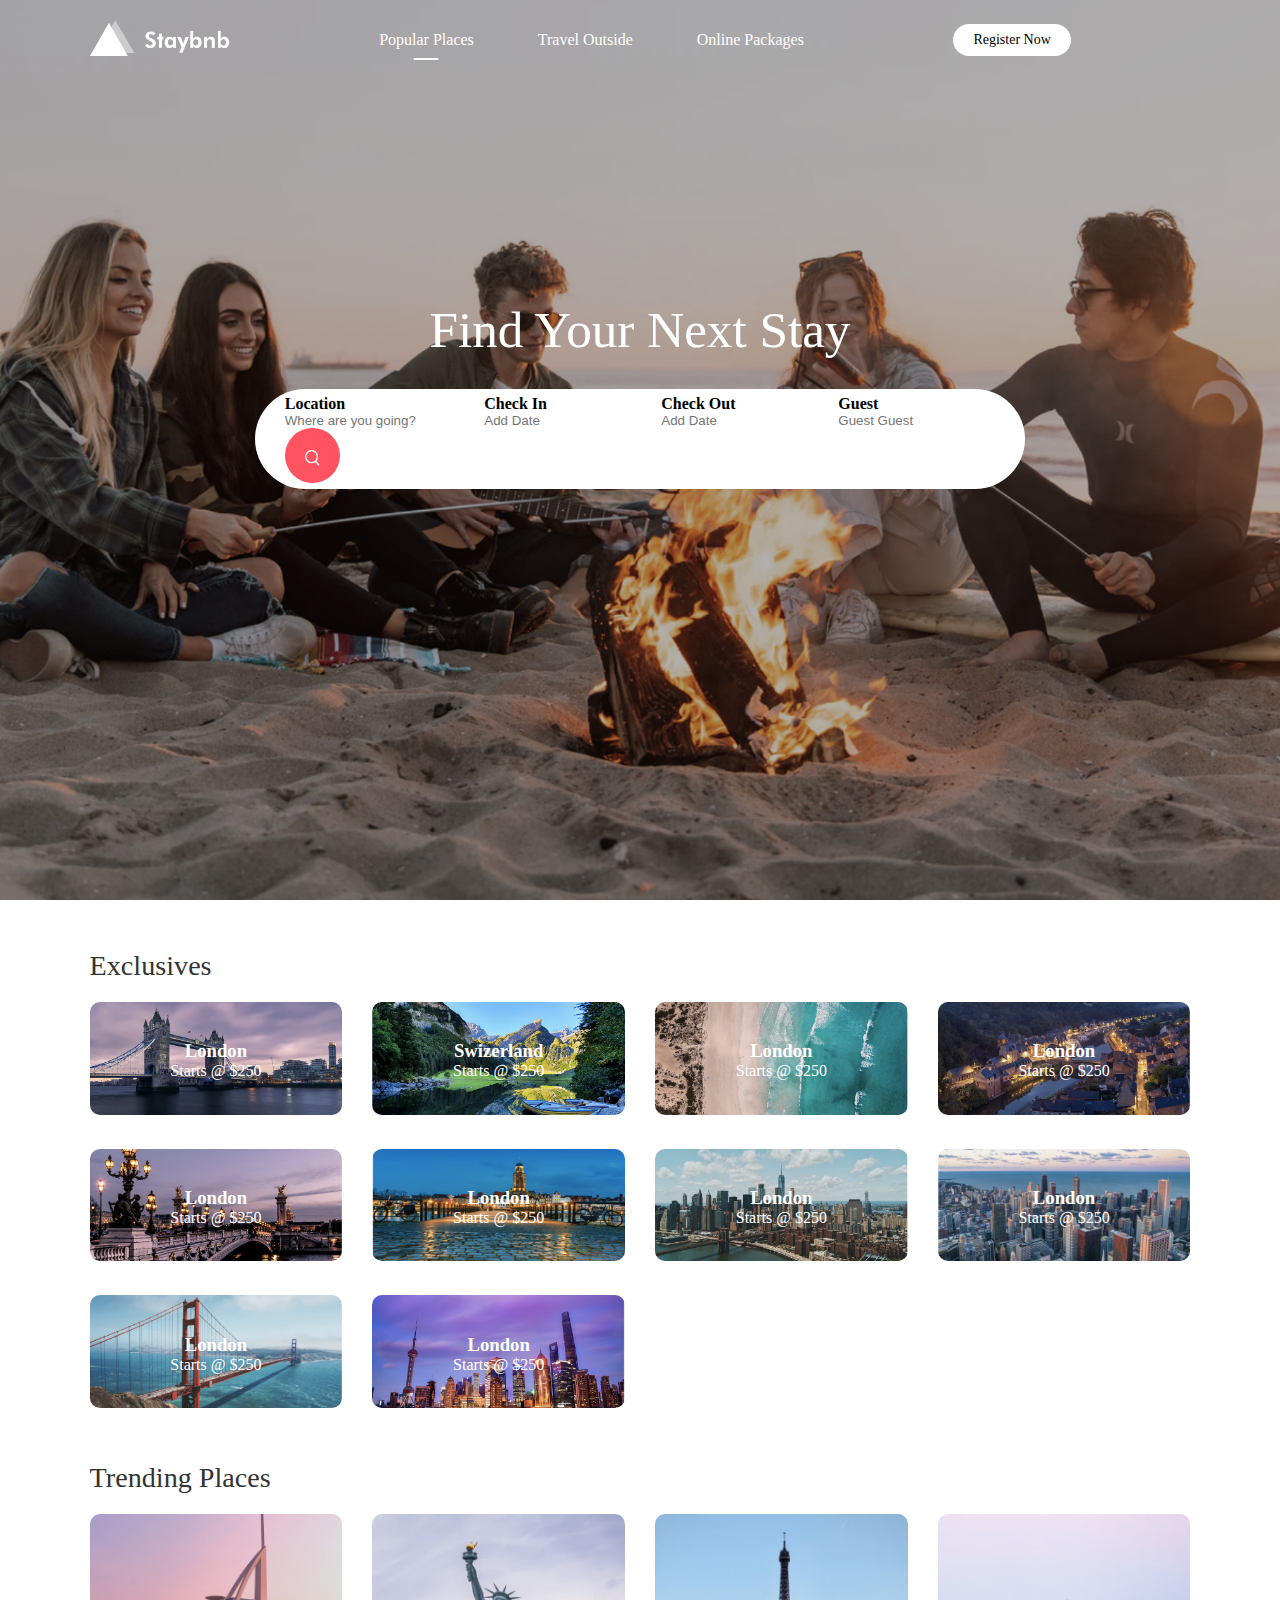
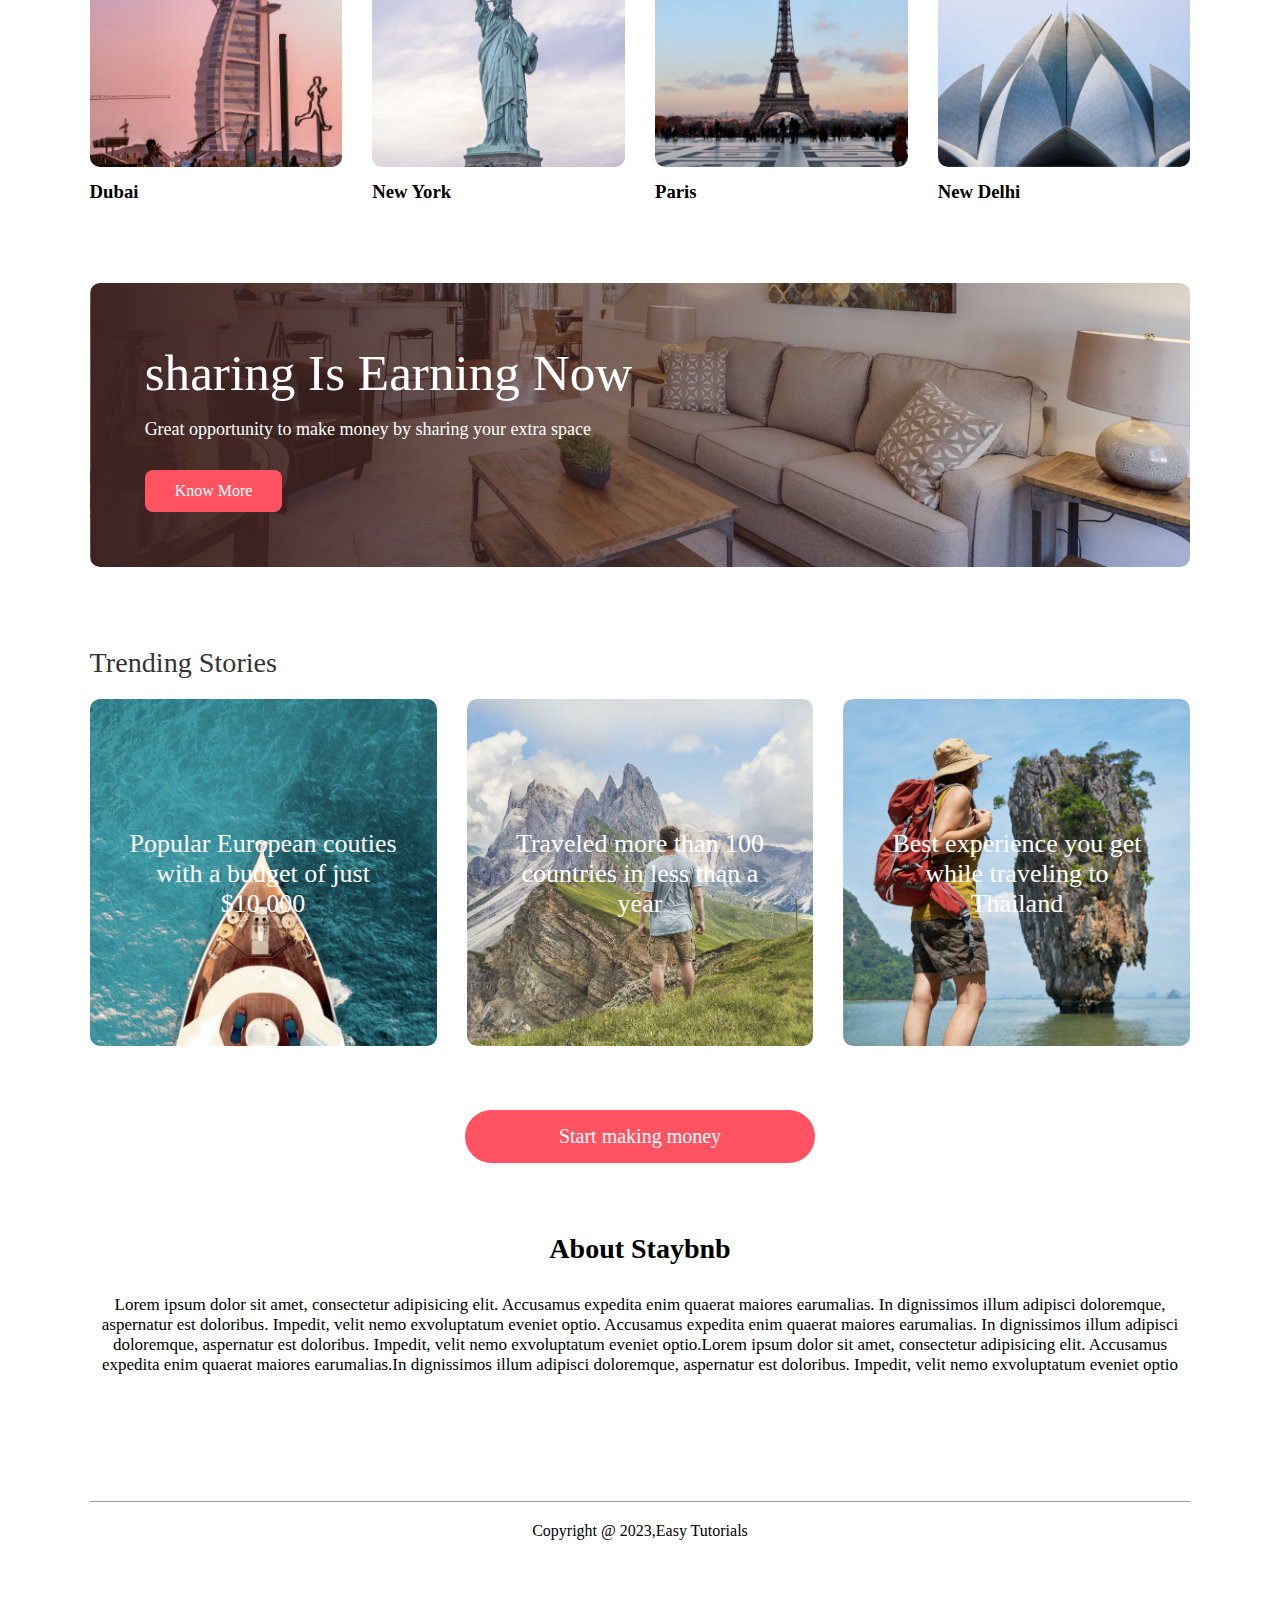
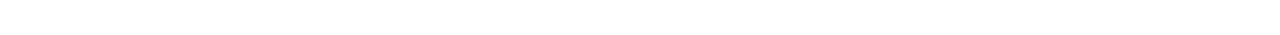
<file: index.html>
<!DOCTYPE html>
<html lang="en">

<head>
    <meta charset="UTF-8">
    <meta http-equiv="X-UA-Compatible" content="IE=edge">
    <meta name="viewport" content="width=device-width, initial-scale=1.0">
    <title>Staybnb - Easy Tutorials</title>
    <link rel="stylesheet" href="style.css">
    <link rel="stylesheet" href="https://cdnjs.cloudflare.com/ajax/libs/font-awesome/6.4.0/css/all.min.css" integrity="sha512-iecdLmaskl7CVkqkXNQ/ZH/XLlvWZOJyj7Yy7tcenmpD1ypASozpmT/E0iPtmFIB46ZmdtAc9eNBvH0H/ZpiBw==" crossorigin="anonymous" referrerpolicy="no-referrer" />
</head>

<body>
    <div class="header">
        <nav id="navBar">
           <a href="index.html">
            <img src="images/logo.png" class="logo">
           </a>
            <ul class="nav-links">
                <li><a href="#" class="active">Popular Places</a></li>
                <li><a href="house.html">Travel Outside</a></li>
                <li><a href="listing.html">Online Packages</a></li>
            </ul>
            <a href="#" class="register-btn">Register Now</a>
            <i class="fa-solid fa-bars" onclick="togglebtn()"></i>        
        </nav>
        <div class="container">
            <h1>Find Your Next Stay</h1>
            <div class="search-bar">
                <form>
                    <div class="location">
                        <label>Location</label>
                        <input type="text" placeholder="Where are you going?">
                    </div>
                    <div>
                        <label>Check In</label>
                        <input type="text" placeholder="Add Date">
                    </div>
                    <div>
                        <label>Check Out</label>
                        <input type="text" placeholder="Add Date">
                    </div>
                    <div>
                        <label>Guest</label>
                        <input type="text" placeholder="Guest Guest">
                    </div>
                    <button type="submit"><img src="images/search.png"></button>
                </form>
            </div>
        </div>
    </div>
    <div class="container">
        <h2 class="sub-title">Exclusives</h2>
        <div class="exclusives">
            <div>
                <img src="images/image-1.png" alt="">
                <span>
                    <h3>London</h3>
                    <p>Starts @ $250</p>
                </span>
            </div>
            <div>
                <img src="images/image-2.png" alt="">
                <span>
                    <h3>Swizerland</h3>
                    <p>Starts @ $250</p>
                </span>
            </div>
            <div>
                <img src="images/image-3.png" alt="">
                <span>
                    <h3>London</h3>
                    <p>Starts @ $250</p>
                </span>
            </div>
            <div>
                <img src="images/image-4.png" alt="">
                <span>
                    <h3>London</h3>
                    <p>Starts @ $250</p>
                </span>
            </div>
            <div>
                <img src="images/image-5.png" alt="">
                <span>
                    <h3>London</h3>
                    <p>Starts @ $250</p>
                </span>
            </div>
            <div>
                <img src="images/image-6.png" alt="">
                <span>
                    <h3>London</h3>
                    <p>Starts @ $250</p>
                </span>
            </div>
            <div>
                <img src="images/image-7.png" alt="">
                <span>
                    <h3>London</h3>
                    <p>Starts @ $250</p>
                </span>
            </div>
            <div>
                <img src="images/image-8.png" alt="">
                <span>
                    <h3>London</h3>
                    <p>Starts @ $250</p>
                </span>
            </div>
            <div>
                <img src="images/image-9.png" alt="">
                <span>
                    <h3>London</h3>
                    <p>Starts @ $250</p>
                </span>
            </div>
            <div>
                <img src="images/image-10.png" alt="">
                <span>
                    <h3>London</h3>
                    <p>Starts @ $250</p>
                </span>
            </div>

        </div>

        <h2 class="sub-title">Trending Places</h2>
        <div class="trending">
            <div>
                <img src="images/dubai.png">
                <h3>Dubai</h3>
            </div>
            <div>
                <img src="images/new-york.png">
                <h3>New York</h3>
            </div>
            <div>
                <img src="images/paris.png">
                <h3>Paris</h3>
            </div>
            <div>
                <img src="images/new-delhi.png">
                <h3>New Delhi</h3>
            </div>
        </div>
        <div class="cta">
            <h3>sharing Is Earning Now </h3>
            <p>Great opportunity to make money by sharing your extra space</p>
            <a href="#" class="cta-btn">Know More</a>
        </div>
        <h2 class="sub-title">Trending Stories</h2>
        <div class="stories">
            <div>
                <img src="images/story-1.png" alt="">
                <p>Popular European couties with a budget of just $10,000</p>
            </div>
            <div>
                <img src="images/story-2.png" alt="">
                <p>Traveled more than 100 countries in less than a year</p>
            </div>
            <div>
                <img src="images/story-3.png" alt="">
                <p>Best experience you get while traveling to Thailand</p>
            </div>
        </div>
        <a href="#" class="start-btn">Start making money</a>

        <div class="about-msg">
            <h2>About Staybnb</h2>
            <p>Lorem ipsum dolor sit amet, consectetur adipisicing elit. Accusamus expedita enim quaerat maiores earumalias. In dignissimos illum adipisci doloremque, aspernatur est doloribus. Impedit, velit nemo exvoluptatum eveniet optio. Accusamus expedita enim quaerat maiores earumalias. In dignissimos illum adipisci doloremque, aspernatur est doloribus. Impedit, velit nemo exvoluptatum eveniet optio.Lorem ipsum dolor sit amet, consectetur adipisicing elit. Accusamus expedita enim quaerat maiores earumalias.In dignissimos illum adipisci doloremque,
            aspernatur est doloribus. Impedit, velit nemo exvoluptatum eveniet optio</p>
        </div>

        <div class="footer">
            <a href="https://facebook.com/"><i class="fa-brands fa-facebook"></i></a>
            <a href="https://facebook.com/"><i class="fa-brands fa-youtube"></i></a>
            <a href="https://facebook.com/"><i class="fa-brands fa-twitter"></i></a>
            <a href="https://facebook.com/"><i class="fa-brands fa-linkedin-in"></i></a>
            <a href="https://facebook.com/"><i class="fa-brands fa-instagram"></i></a>
            <hr>
            <p>Copyright @ 2023,Easy Tutorials</p>
        </div>

    </div>
    <script>
        var navBar =document.getElementById("navBar");
        function togglebtn(){
            navBar.classList.toggle("hidemenu");
        }
    </script>

</body>

</html>
</file>
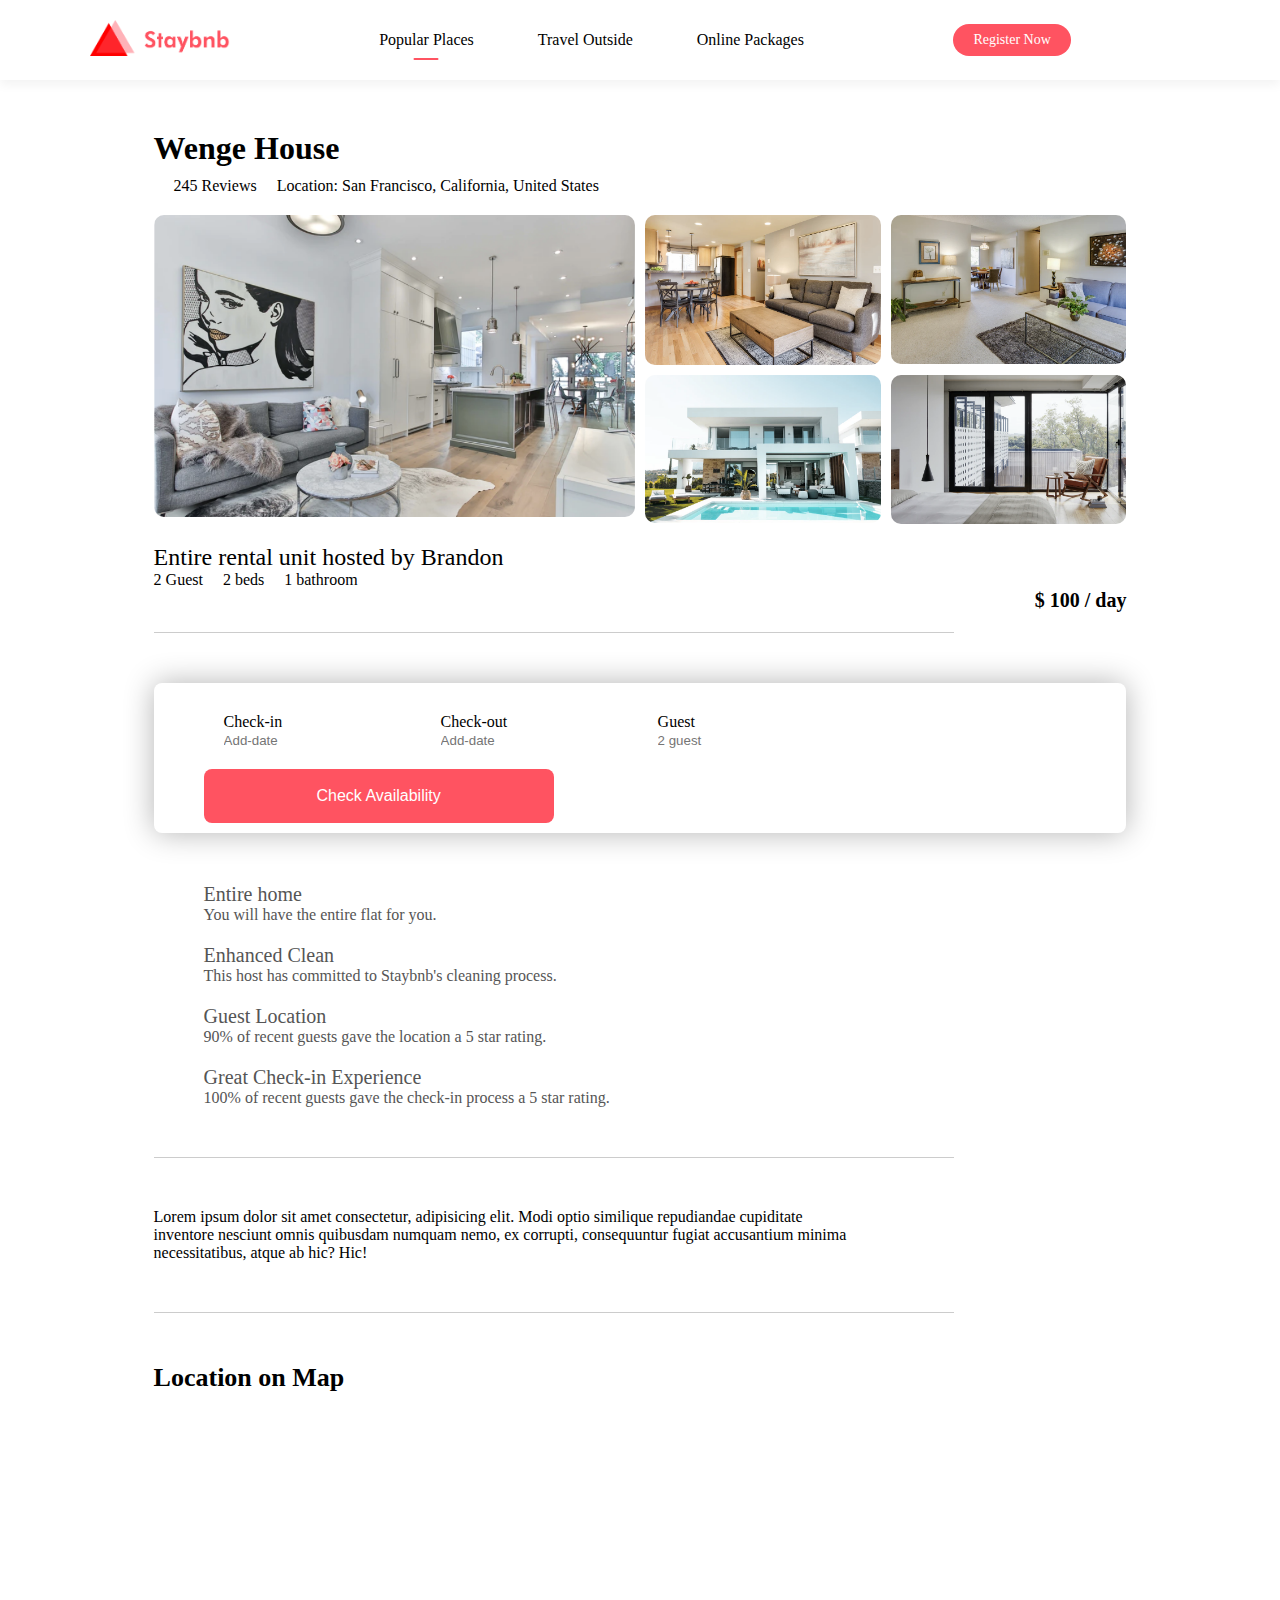
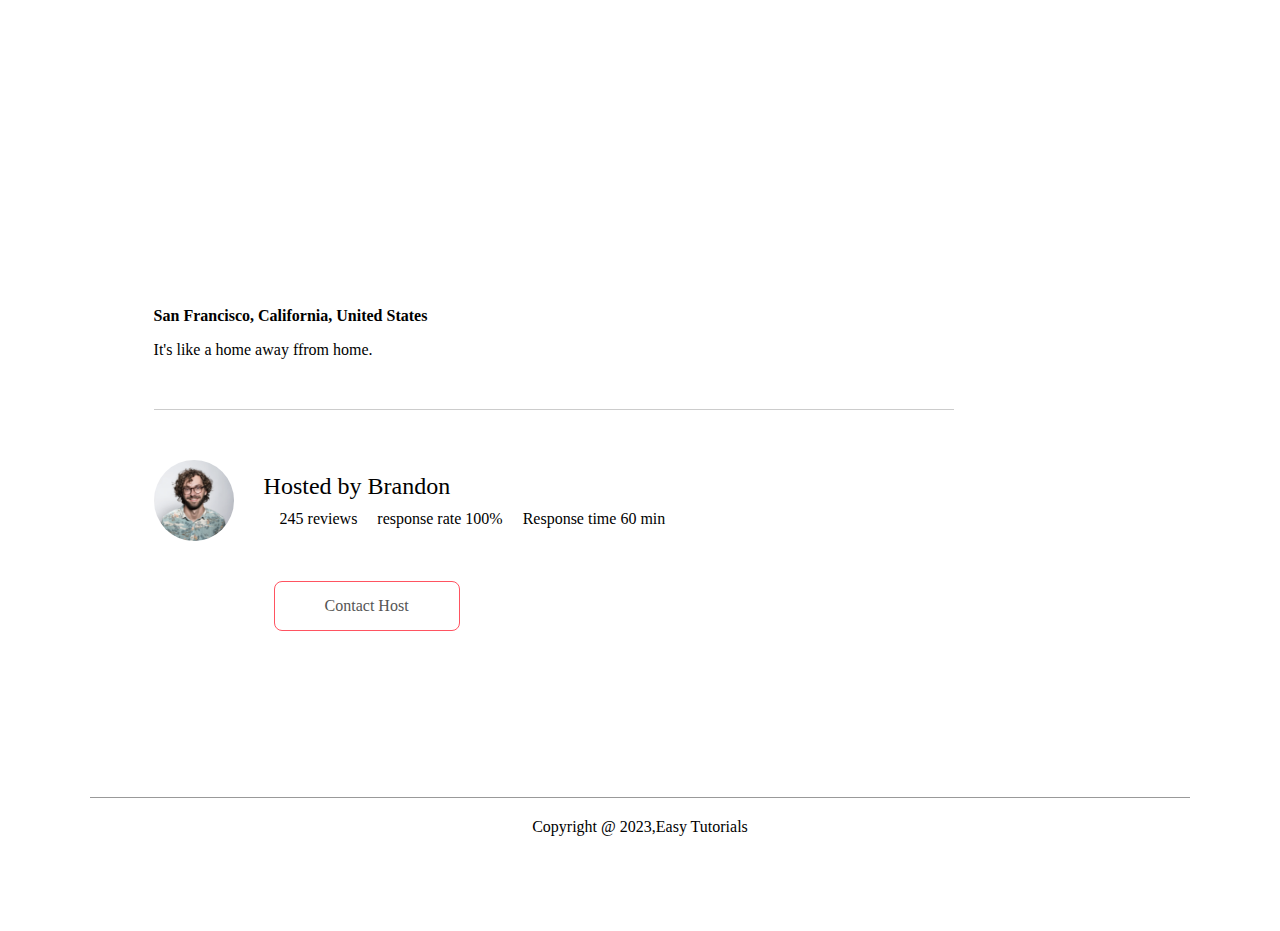
<file: house.html>
<!DOCTYPE html>
<html lang="en">

<head>
    <meta charset="UTF-8">
    <meta http-equiv="X-UA-Compatible" content="IE=edge">
    <meta name="viewport" content="width=device-width, initial-scale=1.0">
    <title>House Details Page - Easy Tutorials</title>
    <link rel="stylesheet" href="style.css">
    <link rel="stylesheet" href="https://cdnjs.cloudflare.com/ajax/libs/font-awesome/6.4.0/css/all.min.css"
        integrity="sha512-iecdLmaskl7CVkqkXNQ/ZH/XLlvWZOJyj7Yy7tcenmpD1ypASozpmT/E0iPtmFIB46ZmdtAc9eNBvH0H/ZpiBw=="
        crossorigin="anonymous" referrerpolicy="no-referrer" />
</head>

<body>
    <nav id="navBar" class="navbar-white">
        <a href="index.html">
            <img src="images/logo-red.png" class="logo">
        </a>
        <ul class="nav-links">
            <li><a href="#" class="active">Popular Places</a></li>
            <li><a href="#">Travel Outside</a></li>
            <li><a href="listing.html">Online Packages</a></li>
        </ul>
        <a href="#" class="register-btn">Register Now</a>
        <i class="fa-solid fa-bars" onclick="togglebtn()"></i>
    </nav>

    <div class="house-details">
        <div class="house-title">
            <h1>Wenge House</h1>
            <div class="row">
                <div>
                    <i class="fa-solid fa-star"></i>
                    <i class="fa-solid fa-star"></i>
                    <i class="fa-solid fa-star"></i>
                    <i class="fa-solid fa-star-half-stroke"></i>
                    <i class="fa-regular fa-star"></i>
                    <span>245 Reviews</span>
                </div>
                <div>
                    <p>Location: San Francisco, California, United States</p>
                </div>
            </div>
        </div>
        <div class="gallery">
            <div class="gallery-img-1"><img src="images/house-1.png"></div>
            <div><img src="images/house-2.png"></div>
            <div><img src="images/house-3.png"></div>
            <div><img src="images/house-4.png"></div>
            <div><img src="images/house-5.png"></div>
        </div>
        <div class="small-details">
            <h2>Entire rental unit hosted by Brandon</h2>
            <p>2 Guest &nbsp; &nbsp; 2 beds &nbsp; &nbsp; 1 bathroom</p>
            <h4>$ 100 / day</h4>
        </div>
        <hr class="line">
        <form class="check-form">
            <div>
                <label>Check-in</label>
                <input type="text" placeholder="Add-date">
            </div>
            <div>
                <label>Check-out</label>
                <input type="text" placeholder="Add-date">
            </div>
            <div class="guest-field">
                <label>Guest</label>
                <input type="text" placeholder="2 guest">
            </div>
            <button type="submit">Check Availability</button>

        </form>
        <ul class="details-list">
            <li> <i class="fa-solid fa-house-chimney"></i>Entire home
                <span>You will have the entire flat for you.</span>
            </li>
            <li> <i class="fa-solid fa-paintbrush"></i>Enhanced Clean
                <span>This host has committed to Staybnb's cleaning process.</span>
            </li>
            <li><i class="fa-solid fa-location-dot"></i>Guest Location
                <span>90% of recent guests gave the location a 5 star rating.</span>
            </li>
            <li><i class="fa-solid fa-heart"></i>Great Check-in Experience
                <span>100% of recent guests gave the check-in process a 5 star rating.</span>
            </li>
        </ul>

        <hr class="line">
        <p class="home-description">Lorem ipsum dolor sit amet consectetur, adipisicing elit. Modi optio similique
            repudiandae cupiditate inventore nesciunt omnis quibusdam numquam nemo, ex corrupti, consequuntur fugiat
            accusantium minima necessitatibus, atque ab hic? Hic!</p>
        <hr class="line">

        <div class="map">
            <h3>Location on Map</h3>
            <iframe
                src="https://www.google.com/maps/embed?pb=!1m18!1m12!1m3!1d49245092.58120686!2d-166.15820661321237!3d41.119637341150316!2m3!1f0!2f0!3f0!3m2!1i1024!2i768!4f13.1!3m3!1m2!1s0x80859a6d00690021%3A0x4a501367f076adff!2sSan%20Francisco%2C%20CA%2C%20USA!5e0!3m2!1sen!2sin!4v1684820828483!5m2!1sen!2sin"
                width="600" height="450" style="border:0;" allowfullscreen="" loading="lazy"
                referrerpolicy="no-referrer-when-downgrade"></iframe>
            <b>San Francisco, California, United States</b>
            <p>It's like a home away ffrom home.</p>
        </div>
        <hr class="line">

        <div class="host">
            <img src="images/host.png">
            <div>
                <h2>Hosted by Brandon</h2>
                <p>
                    <span><i class="fa-solid fa-star"></i>
                        <i class="fa-solid fa-star"></i>
                        <i class="fa-solid fa-star"></i>
                        <i class="fa-solid fa-star-half-stroke"></i>
                    </span>&nbsp; &nbsp; 245 reviews &nbsp; &nbsp; response rate 100% &nbsp; &nbsp; Response time 60 min
                </p>
            </div>
        </div>
        <a href="#" class="contact-host">Contact Host</a>
    </div>

    <div class="container">
        <div class="footer">
            <a href="https://facebook.com/"><i class="fa-brands fa-facebook"></i></a>
            <a href="https://facebook.com/"><i class="fa-brands fa-youtube"></i></a>
            <a href="https://facebook.com/"><i class="fa-brands fa-twitter"></i></a>
            <a href="https://facebook.com/"><i class="fa-brands fa-linkedin-in"></i></a>
            <a href="https://facebook.com/"><i class="fa-brands fa-instagram"></i></a>
            <hr>
            <p>Copyright @ 2023,Easy Tutorials</p>
        </div>
    </div>
  

    <script>
        var navBar = document.getElementById("navBar");
        function togglebtn() {
            navBar.classList.toggle("hidemenu");
        }
    </script>
</body>

</html>
</file>
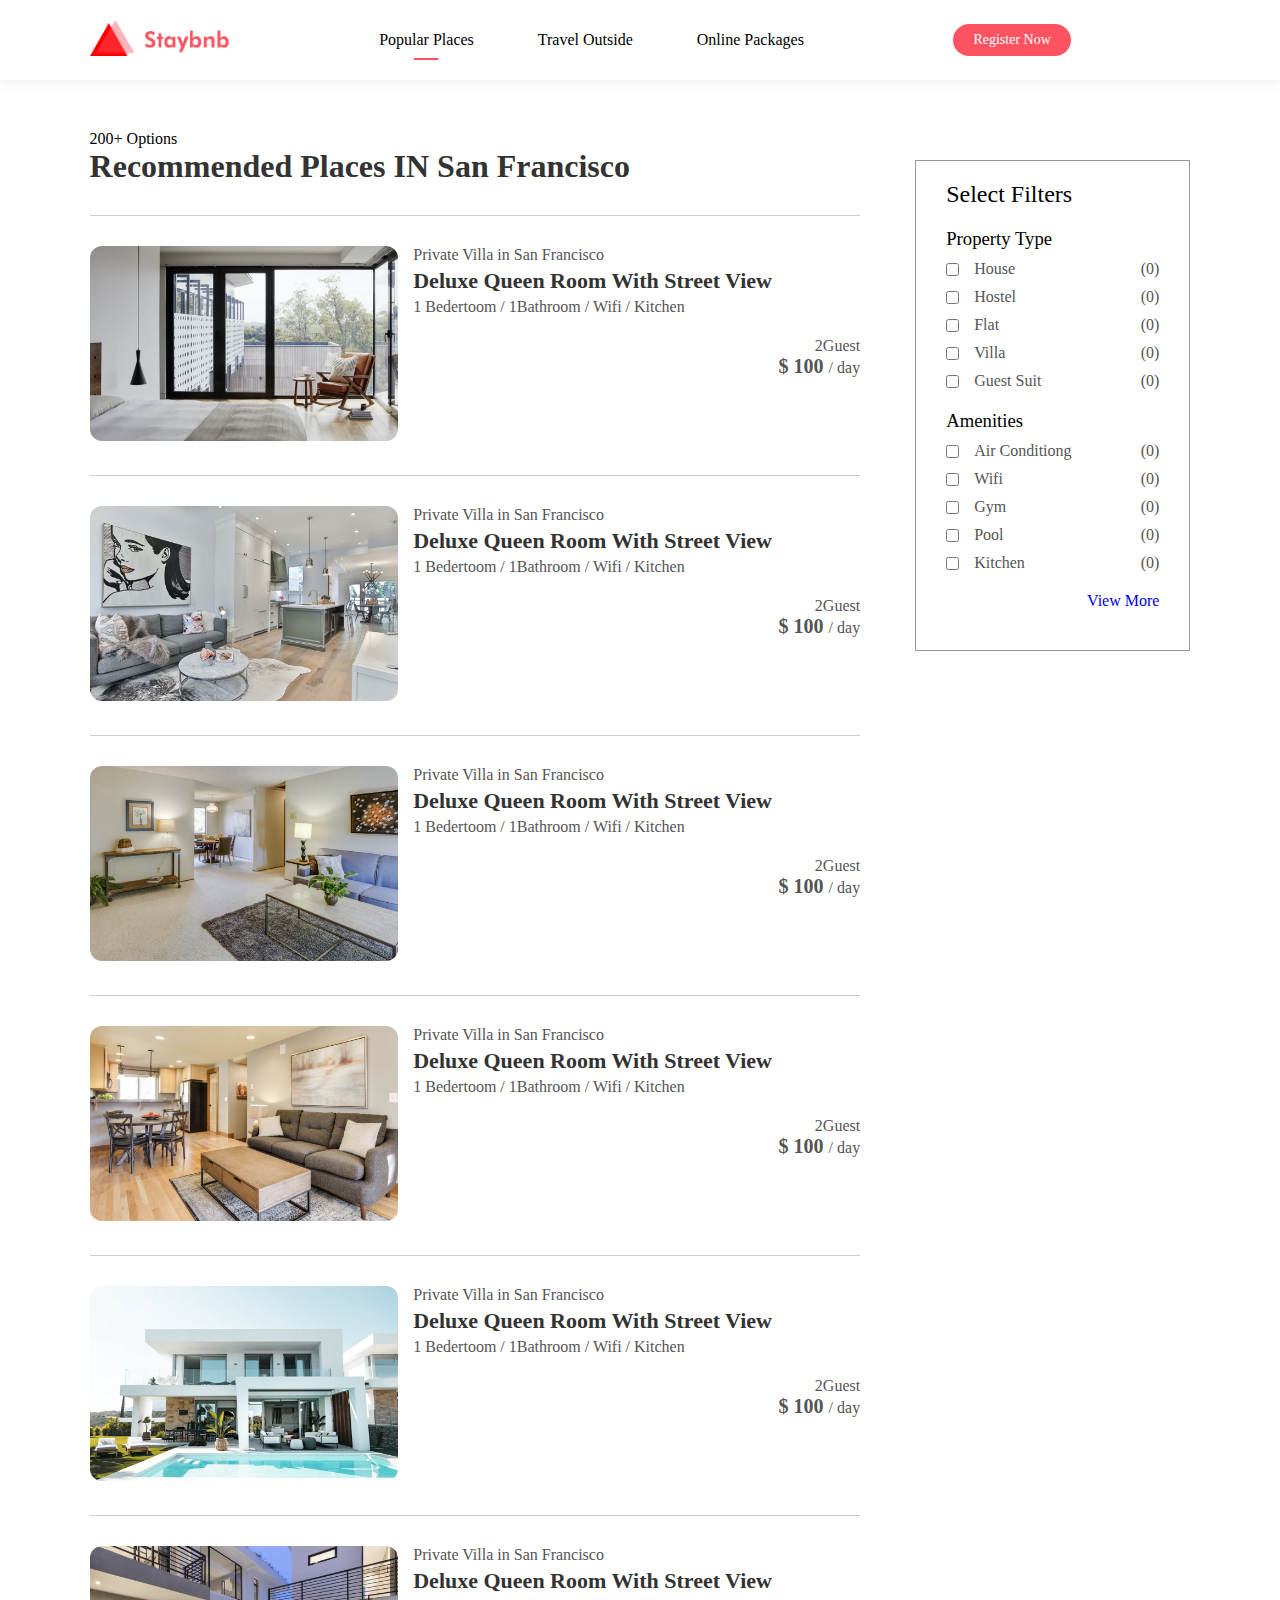
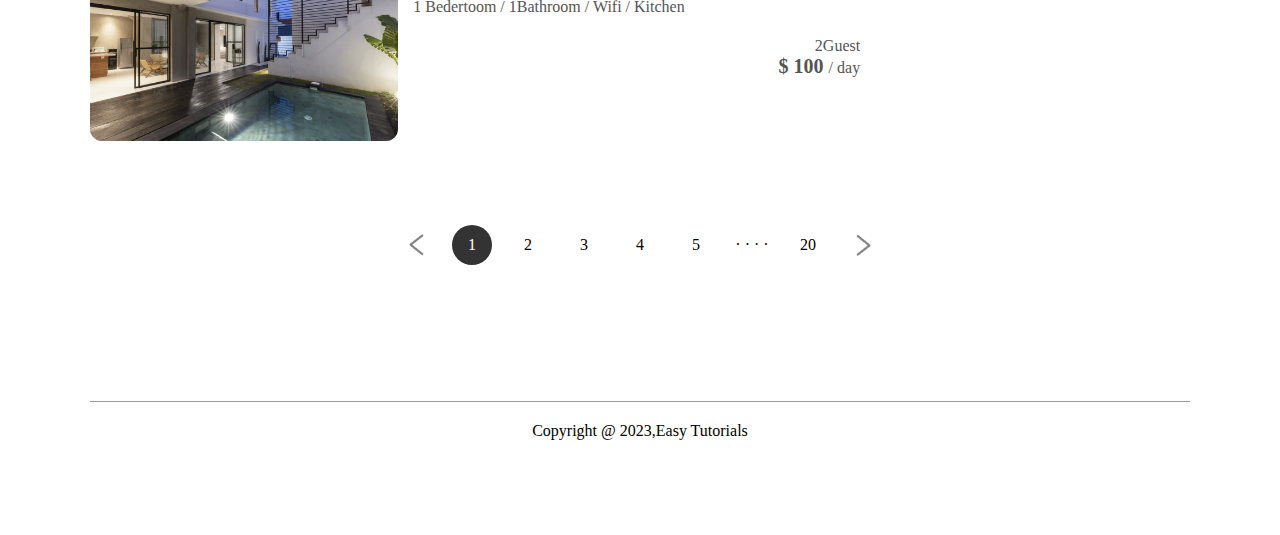
<file: listing.html>
<!DOCTYPE html>
<html lang="en">

<head>
    <meta charset="UTF-8">
    <meta http-equiv="X-UA-Compatible" content="IE=edge">
    <meta name="viewport" content="width=device-width, initial-scale=1.0">
    <title>Staybnb - Easy Tutorials</title>
    <link rel="stylesheet" href="style.css">
    <link rel="stylesheet" href="https://cdnjs.cloudflare.com/ajax/libs/font-awesome/6.4.0/css/all.min.css" integrity="sha512-iecdLmaskl7CVkqkXNQ/ZH/XLlvWZOJyj7Yy7tcenmpD1ypASozpmT/E0iPtmFIB46ZmdtAc9eNBvH0H/ZpiBw==" crossorigin="anonymous" referrerpolicy="no-referrer" />
</head>
<body>
    <nav id="navBar" class="navbar-white">
        <a href="index.html">
            <img src="images/logo-red.png" class="logo">
        </a>
        <ul class="nav-links">
            <li><a href="#" class="active">Popular Places</a></li>
            <li><a href="house.html">Travel Outside</a></li>
            <li><a href="#">Online Packages</a></li>
        </ul>
        <a href="#" class="register-btn">Register Now</a>
        <i class="fa-solid fa-bars" onclick="togglebtn()"></i>
    </nav>
    <div class="container">
        <div class="list-container">
            <div class="left-col">
                <p>200+ Options</p>
                <h1>Recommended Places IN San Francisco</h1>
                <div class="house">
                    <div class="house-img">
                        <img src="images/image-s1.png" alt="">
                    </div>
                    <div class="house-info">
                        <p>Private Villa in San Francisco</p>
                        <h3>Deluxe Queen Room With Street View</h3>
                        <p>1 Bedertoom / 1Bathroom / Wifi / Kitchen</p>
                        <i class="fa-solid fa-star"></i>
                        <i class="fa-solid fa-star"></i>
                        <i class="fa-solid fa-star"></i>
                        <i class="fa-solid fa-star-half-stroke"></i>
                        <i class="fa-regular fa-star"></i>
                        <div class="house-price">
                            <p>2Guest</p>
                            <h4>$ 100 <span>/ day</span></h4>
                        </div>
                    </div>
                </div>

                <div class="house">
                    <div class="house-img">
                        <img src="images/image-s2.png" alt="">
                    </div>
                    <div class="house-info">
                        <p>Private Villa in San Francisco</p>
                        <h3>Deluxe Queen Room With Street View</h3>
                        <p>1 Bedertoom / 1Bathroom / Wifi / Kitchen</p>
                        <i class="fa-solid fa-star"></i>
                        <i class="fa-solid fa-star"></i>
                        <i class="fa-solid fa-star"></i>
                        <i class="fa-solid fa-star-half-stroke"></i>
                        <i class="fa-regular fa-star"></i>
                        <div class="house-price">
                            <p>2Guest</p>
                            <h4>$ 100 <span>/ day</span></h4>
                        </div>
                    </div>
                </div>

                <div class="house">
                    <div class="house-img">
                        <img src="images/image-s3.png" alt="">
                    </div>
                    <div class="house-info">
                        <p>Private Villa in San Francisco</p>
                        <h3>Deluxe Queen Room With Street View</h3>
                        <p>1 Bedertoom / 1Bathroom / Wifi / Kitchen</p>
                        <i class="fa-solid fa-star"></i>
                        <i class="fa-solid fa-star"></i>
                        <i class="fa-solid fa-star"></i>
                        <i class="fa-solid fa-star-half-stroke"></i>
                        <i class="fa-regular fa-star"></i>
                        <div class="house-price">
                            <p>2Guest</p>
                            <h4>$ 100 <span>/ day</span></h4>
                        </div>
                    </div>
                </div>

                <div class="house">
                    <div class="house-img">
                        <img src="images/image-s4.png" alt="">
                    </div>
                    <div class="house-info">
                        <p>Private Villa in San Francisco</p>
                        <h3>Deluxe Queen Room With Street View</h3>
                        <p>1 Bedertoom / 1Bathroom / Wifi / Kitchen</p>
                        <i class="fa-solid fa-star"></i>
                        <i class="fa-solid fa-star"></i>
                        <i class="fa-solid fa-star"></i>
                        <i class="fa-solid fa-star-half-stroke"></i>
                        <i class="fa-regular fa-star"></i>
                        <div class="house-price">
                            <p>2Guest</p>
                            <h4>$ 100 <span>/ day</span></h4>
                        </div>
                    </div>
                </div>

                <div class="house">
                    <div class="house-img">
                        <img src="images/image-s5.png" alt="">
                    </div>
                    <div class="house-info">
                        <p>Private Villa in San Francisco</p>
                        <h3>Deluxe Queen Room With Street View</h3>
                        <p>1 Bedertoom / 1Bathroom / Wifi / Kitchen</p>
                        <i class="fa-solid fa-star"></i>
                        <i class="fa-solid fa-star"></i>
                        <i class="fa-solid fa-star"></i>
                        <i class="fa-solid fa-star-half-stroke"></i>
                        <i class="fa-regular fa-star"></i>
                        <div class="house-price">
                            <p>2Guest</p>
                            <h4>$ 100 <span>/ day</span></h4>
                        </div>
                    </div>
                </div>

                <div class="house">
                    <div class="house-img">
                        <img src="images/image-s6.png" alt="">
                    </div>
                    <div class="house-info">
                        <p>Private Villa in San Francisco</p>
                        <h3>Deluxe Queen Room With Street View</h3>
                        <p>1 Bedertoom / 1Bathroom / Wifi / Kitchen</p>
                        <i class="fa-solid fa-star"></i>
                        <i class="fa-solid fa-star"></i>
                        <i class="fa-solid fa-star"></i>
                        <i class="fa-solid fa-star-half-stroke"></i>
                        <i class="fa-regular fa-star"></i>
                        <div class="house-price">
                            <p>2Guest</p>
                            <h4>$ 100 <span>/ day</span></h4>
                        </div>
                    </div>
                </div>
            </div>
            <div class="right-col">
                <div class="sidebar">
                    <h2>Select Filters</h2>
                    <h3>Property Type</h3>
                    <div class="fillter">
                        <input type="checkbox"> <p>House</p> <span>(0)</span>
                    </div>
                    <div class="fillter">
                        <input type="checkbox"> <p>Hostel</p> <span>(0)</span>
                    </div>
                    <div class="fillter">
                        <input type="checkbox"> <p>Flat</p> <span>(0)</span>
                    </div>
                    <div class="fillter">
                        <input type="checkbox"> <p>Villa</p> <span>(0)</span>
                    </div>
                    <div class="fillter">
                        <input type="checkbox"> <p>Guest Suit</p> <span>(0)</span>
                    </div>
                    <h3>Amenities</h3>
                    <div class="fillter">
                        <input type="checkbox"> <p>Air Conditiong</p> <span>(0)</span>
                    </div>
                    <div class="fillter">
                        <input type="checkbox"> <p>Wifi</p> <span>(0)</span>
                    </div>
                    <div class="fillter">
                        <input type="checkbox"> <p>Gym</p> <span>(0)</span>
                    </div>
                    <div class="fillter">
                        <input type="checkbox"> <p>Pool</p> <span>(0)</span>
                    </div>
                    <div class="fillter">
                        <input type="checkbox"> <p>Kitchen</p> <span>(0)</span>
                    </div>
                    <div class="sidebar-link">
                        <a href="#">View More</a>
                    </div>
                    
                </div>
            </div>
        </div>
        <div class="pagination">
            <img src="images/arrow.png" >
            <span class="current">1</span>
            <span>2</span>
            <span>3</span>
            <span>4</span>
            <span>5</span>
            <span>&middot; &middot; &middot; &middot;</span>
            <span>20</span>
           
            
            <img src="images/arrow.png" class="right-arrow">
           
        </div>
        
        <div class="footer">
            <a href="https://facebook.com/"><i class="fa-brands fa-facebook"></i></a>
            <a href="https://facebook.com/"><i class="fa-brands fa-youtube"></i></a>
            <a href="https://facebook.com/"><i class="fa-brands fa-twitter"></i></a>
            <a href="https://facebook.com/"><i class="fa-brands fa-linkedin-in"></i></a>
            <a href="https://facebook.com/"><i class="fa-brands fa-instagram"></i></a>
            <hr>
            <p>Copyright @ 2023,Easy Tutorials</p>
        </div>
    </div>
   
    <script>
        var navBar =document.getElementById("navBar");
        function togglebtn(){
            navBar.classList.toggle("hidemenu");
        }
    </script>
    
</body>
</html>
</file>
<file: style.css>
*{
    margin: 0;
    padding: 0;
    box-sizing: border-box;
}
.header{
    background-image:linear-gradient(rgba(0,0,0,0.3), rgba(0,0,0,0.3)), url(images/banner.png);
    min-height: 100vh;
    width: 100%;
    background-size: cover;
    background-position: center;
}
nav{
    display: flex;
    align-items: center;
    justify-content: space-between;
    padding: 20px 7%;
}
.logo{
    width: 140px;
    cursor: pointer;
}

.nav-links li{
    list-style: none;
    display: inline-block;
    margin: 10px 30px;

}
.nav-links li a{
    text-decoration: none;
    color: #fff;
}
.register-btn{
    background: #fff;
    color:#000 ;
    padding: 8px 20px;
    border-radius: 20px;
    text-decoration: none;
    font-size: 14px;
}
.container{
    padding: 0 7%;
   
}
.header h1{
    font-size: 4vw;
    color: #fff;
    text-align: center;
    font-weight: 500;
    padding-top: 20%;

}
.search-bar{
    background: #fff;
    width: 70%;
    margin: 30px auto;
    padding: 6px 10px 6px 30px;
    border-radius: 50px;
    flex-wrap: wrap;
   
}

.search-bar form{
    display: flex;
    align-items: center;
    flex-wrap: wrap;

}
.search-bar form input{
    display: block;
    border: 0;
    outline: none;
    background: transparent;
}
.search-bar form button{
    background: #ff5361;
    width: 55px;
    height: 55px;
    border: 0;
    outline: none;
    border-radius: 50%;
    cursor: pointer;
}
.search-bar form button img{
    width: 15px;
    margin-top: 7px;
}
.location{
    flex: 1;
}
.search-bar form label{
    font-weight: 600;
}
/* -------------------exclusives---------------------------- */
.sub-title{
    margin: 50px 0 20px;
    font-size: 2.2vw;
    font-weight: 500;
    color: #333;

}
.exclusives{
    
    display: grid;
    grid-template-columns: repeat(auto-fit,minmax(200px,1fr));
    grid-gap: 30px;
}
.exclusives div img{
    width: 100%;
    border-radius: 10px;
}
.exclusives div{
    position: relative;
}
.exclusives div span{
    position: absolute;
    top: 50%;
    left: 50%;
    transform: translate(-50%,-50%);
    text-align: center;
    color: #fff;
}

/* ---------------trending----------------- */
.trending{
  
    display: grid;
    grid-template-columns: repeat(auto-fit,minmax(200px,1fr));
    grid-gap: 30px;
    margin-bottom: 30px;
}
.trending div img{
  
    width:100% ;
    border-radius: 10px;
}
.trending div h3{
    font-weight: 600;
    margin-top: 10px;
}
/* ------------cell to action---------------------- */
.cta{
    margin: 80px 0;
    background-image: linear-gradient(to right,#3f2321,transparent),url(images/banner-2.png);
    background-size: cover;
    border-radius: 10px;
    background-position: center;
    padding: 5%;
    color: #fff;
}
.cta h3{
    font-size: 4vw;
    line-height: 5.5vw;
    font-weight: 500;
}
.cta p{
    font-size: 18px;
    margin: 10px 0;
}
.cta-btn{
    background: #ff5361;
    color: #fff;
    text-decoration: none;
    padding: 12px 30px;
    border-radius: 8px;
    margin-top: 20px;
    display: inline-block;
}

/* ----------------Travellers Stories-------------------- */
.stories{
    display: grid;
    grid-template-columns: repeat(auto-fit,minmax(200px,1fr));
    grid-gap: 30px;
    margin-bottom: 30px;
}
.stories div img{
    width: 100%;
    border-radius: 10px;
}
.stories div{
    position: relative;
    text-align: center;
}
.stories p{
    width: 80%;
    position: absolute;
    top: 50%;
    left: 50%;
    transform: translate(-50%,-50%);
    font-size: 26px;
    color: #fff;

}
.start-btn{
    text-decoration: none;
    background: #ff5361;
    color: #fff;
    width: 80%;
    max-width: 350px;
    display: block;
    text-align: center;
    margin: 60px auto;
    padding: 15px;
    border-radius: 30px;
    font-size: 20px;
}
.about-msg{
    text-align: center;
    margin: 70px 0;
    font-size: 17px;
}
.about-msg h2{
    font-size: 28px;
    margin-bottom: 30px;
    font-weight: 600;
}
.footer{
    margin: 80px 0;
    text-align: center;
}
.footer a{
    text-decoration: none;
    color: #999;
    margin: 0 10px;
    font-size:22px;
}
.footer hr{
    background: #999;
    height: 1px;
    width: 100%;
    border: 0;
    margin: 20px 0;
}
.footer p{
  padding-bottom: 15px;

}
.active{
    position: relative;
}
.active::after{
    content: '';
    background: #fff;
    width: 25px;
    height: 2px;
    position: absolute;
    left: 50%;
    transform: translateX(-50%);
    bottom: -12px;
    border-radius: 2px;
}
/* -------------for small screen devices---------------- */
@media only screen and (max-width:700px){
    .logo{
        position: fixed;
        top: 4%;
        left: 7%;
        
    }
    nav{
       
        position: fixed;
        top: 0;
        z-index: 100;
        display:inline-block ;
        width: 100%;
        padding: 100px 7% 0;
        background: #000;
        text-align:right ;
        max-height:100px ;
        overflow: hidden;
        transition: max-height 0.5s;

    }
    nav .nav-links li{
        margin: 10px 0;
        display: block;

    }
    .register-btn{
        margin: 15px 0 30px;
        display: inline-block;
       
    }
    nav .fa-solid{
        display: block;
        position: fixed;
        top: 4%;
        right: 7%;
        color: #fff;
        font-size: 28px;
    }
    .active::after{
        left: -40px;
        transform: translateX(0,50%);
        bottom: 50%;
        
    }
    .hidemenu{
        max-height:300px ;
    }
    .header h1{
        padding-top: 200px;
        font-size: 7vw;
    }
    .search-bar{
        width: 90%;
        margin: 30px auto;
        padding:20px 10px 30px;
       
        border-radius: 5px;
        position: relative;
    }
    .search-bar form{
        display: block;
       
    }
    .search-bar form input{
        border-bottom: 1px solid #ddd;
        width: 100%;
        margin-bottom: 20px ;
        margin-top: 10px ;
        padding-bottom: 10px;
    }
    .search-bar form button{
        position: absolute;
        bottom: 0;
        left: 50%;
        transform: translate(-50%,50%);
    }
    .sub-title{
        font-size: 6vw;

    }
    .cta{
        padding: 15% 5%;

    }
    .cta h3{
        font-size: 7vw;
        line-height: 8vw;
    }
    .cta p{
        font-size: 14px;

    }
    .cta-btn{
        padding: 6px 15px;
        border-radius: 4px;
        margin-top: 10px;
        font-size: 14px;
    }
    .stories p{
        font-size: 22px;
    }
    .about-msg{
        font-size: 15px;
    }
}
/* --------------listing page--------- */
.navbar-white{
    background: #fff;
    box-shadow: 0 5px 10px rgba(0, 0, 0, 0.05);

}
.navbar-white .nav-links li a{
    color: #000;
}
.navbar-white .register-btn{
    background: #ff5361;
    color: #fff;
}
nav.navbar-white .fa-solid{
    color: #000;
}
.navbar-white .active::after{
    background: #ff5361;
}
.list-container{
    margin-top: 50px;
    display: flex;
    justify-content: space-between;
    flex-wrap: wrap;

}
.left-col{
    flex-basis: 70%;
}
.right-col{
    flex-basis: 25%;
}
.left-col h1{
    color: #333;
    font-weight: 600;
    margin-bottom: 30px;
}
.house{
    display: flex;
    justify-content: space-between;
    flex-wrap: wrap;
    padding: 30px 0;
    border-top: 1px solid #ccc;
}
.house-img{
    flex-basis: 40%;
}
.house-info{
    flex-basis: 58%;
    color: #555;
}
.house-img img{
    width: 100%;
    border-radius: 12px;
}
.house-info h3{
    font-weight: 600;
    color: #333;
    font-size: 22px;
    margin: 4px 0;
}
.house-info i{
    color: #ff5361;
    font-size: 18px;
    margin: 10px 1px;
}
.house-price{
    text-align: right;
}
.house-price h4{
    font-size: 20px;

}
.house-price h4 span{
    font-size: 16px;
    font-weight: 500;

}
.sidebar{
    border: 1px solid #999;
    padding: 20px 30px;
    margin-top: 30px;
}
.sidebar h2{
    font-weight: 500;
}
.sidebar h3{
    font-weight: 500;
    margin: 20px 0 10px;
}
.fillter{
    display: flex;
    align-items: center;
    color: #555;
    margin-bottom: 10px;

}
.fillter p{
    flex: 1;
}
.fillter input{
    margin-right: 15px;
    cursor: pointer;
}
.sidebar-link{
    text-align: right;
    margin: 20px 0;
}
.sidebar-link a{
    text-decoration: none;
}

.pagination{
    display: flex;
    align-items: center;
    justify-content: center;
    margin: 40px 0;
}
.pagination img{
    width: 15px;
    margin:10px 20px;
}
.right-arrow{
    transform: rotate(180deg);
}
.pagination span{
    margin: 10px 8px;
    width: 40px;
    height: 40px;
    text-align: center;
    line-height: 40px;
    border-radius: 50%;
    cursor: pointer;
}
 .pagination .current{
    background: #333;
    color: #fff;
 }

   

/* ------------- small screen for listing pagge---------------- */
@media only screen and (max-width:700px){
    .list-container{
        margin-top:150px ;
    }
    .left-col, .right-col, .house-img, .house-info{
        flex-basis: 100%;   
    }
    .left-col h1{
        font-size: 22px;
    }
    .house-info h3{
        font-size: 18px;
    }
    .house-info i{
        font-size: 16px;
    }
    .pagination span{
        margin: 10px 2px;
        width: 30px;
        height:30px;
        line-height: 30px;
        font-size: 12px;
    }

}






/*---------- House Details page---------------- */
.house-details{
    padding: 0 12%;
}
.house-title{
    margin-top:50px;
}

.house-title h1{
    font-weight: 600;

}
.house-title .row{

    display: flex;
    align-items: center;
    flex-wrap:wrap;
    margin: 10px 0;
}

.house-title span{
    margin: 0 20px;
}

.house-title i{
    color: #ff5361;
    font-size: 14px ;
}
.gallery{
    display: grid;
    grid-gap: 10px;
    grid-template-areas: 'first first . .' 'first first . .';
    margin: 20px 0;
}
.gallery div  img{
    width: 100%;
    display: block;
    border-radius: 10px;
}

.gallery-img-1{
    grid-area: first;
}
.small-details h2{
 font-weight: 500;
}
.small-details h4{
    text-align: right;
    font-size: 20px;
}

.line{
    border: 0;
    height: 1px;
    background: #ccc;
    width: 100%;
    max-width: 800px;
    margin: 20px 0 50px;
}
.check-form{
    background: #fff;
    margin: 30px 0;
    box-shadow: 0 0 30px rgba(0, 0, 0, 0.3);
    border-radius: 8px;
    display: flex;
    flex-wrap: wrap;
    align-items: center;
    padding: 10px 50px;

}
.check-form label{
    display: block;
}
.check-form div{
    padding: 20px;
}
.check-form  input{
    background: transparent;
    border: 0;
    outline: none;
}
.check-form button{
    width:350px;
    background: #ff5361;
    border: 0;
    outline: none;
    color: #fff;
    padding: 18px;
    border-radius: 8px;
    font-size: 16px;

}

.guest-field{
    flex: 1;
}
.details-list{
    list-style: none;
    margin: 50px 0;

}
.details-list li{
    margin-left: 50px;
    margin-bottom: 20px;
    font-size: 20px;
    font-weight: 500;
    color: #555;
    position: relative;
}
.details-list  li span{
    display: block;
    font-weight: 400;
    font-size: 16px;
}
.details-list  li i{
    position: absolute;
    top: 5px;
    left: -40px;
}
.home-description{
    max-width: 700px;
    margin-bottom: 50px;
}

.map{
    margin: 50px 0;
}
.map iframe{
    width: 100%;
    margin-bottom: 30px;
}

.map h3{
    font-size: 26px;
    font-weight: 500s;
    margin-bottom: 30px;
}
.map b{
    display: block;
    margin-bottom: 16px;

}

.host{
    display:flex;
    align-items: center;

}
.host img{
    width: 80px;
    border-radius: 50%;
    margin-right: 30px;
}
.host h2{
    margin-bottom: 10px;
    font-weight: 500;
}
.host i{
    color: #ff5361;
}
.contact-host{
    border:1px solid #ff5361;
    display: inline-block;
    margin: 40px 0 40px 120px;
    text-decoration: none;
    color: #555;    
    padding: 15px 50px;
    border-radius: 8px;
}

/* ------------- media query for house details page---------------- */
@media only screen and (max-width:700px){
    .house-details{
        margin-top: 150px;
    }
    .row p{
        margin-top: 10px;
    }
    .gallery{
        grid-template-areas: 'first first' '. .' '. .';
    }
    .small-details h2{
        font-size: 20px;
        margin-top: 24px;

    }
    .small-details h4{
        text-align: left;
        margin: 10px 0;
        font-size: 18px;

    }
    .check-form{
        padding: 10px 30px;
    }
    .check-form div{
        padding: 20px 0;
        width: 100%;
    }
    .check-form input{
        border-bottom: 1px solid #ccc;
        width: 100%;
        padding-bottom: 5px;
    }
    .check-form button{
        font-size: 14px;
        margin-top: 10px;
        margin-bottom: 15px;
        border-radius: 4px;
    }
    .host{
        display: block;
        line-height: 28px;
    }
    .contact-host{
        margin: 40px 0;
    }




}
</file>
